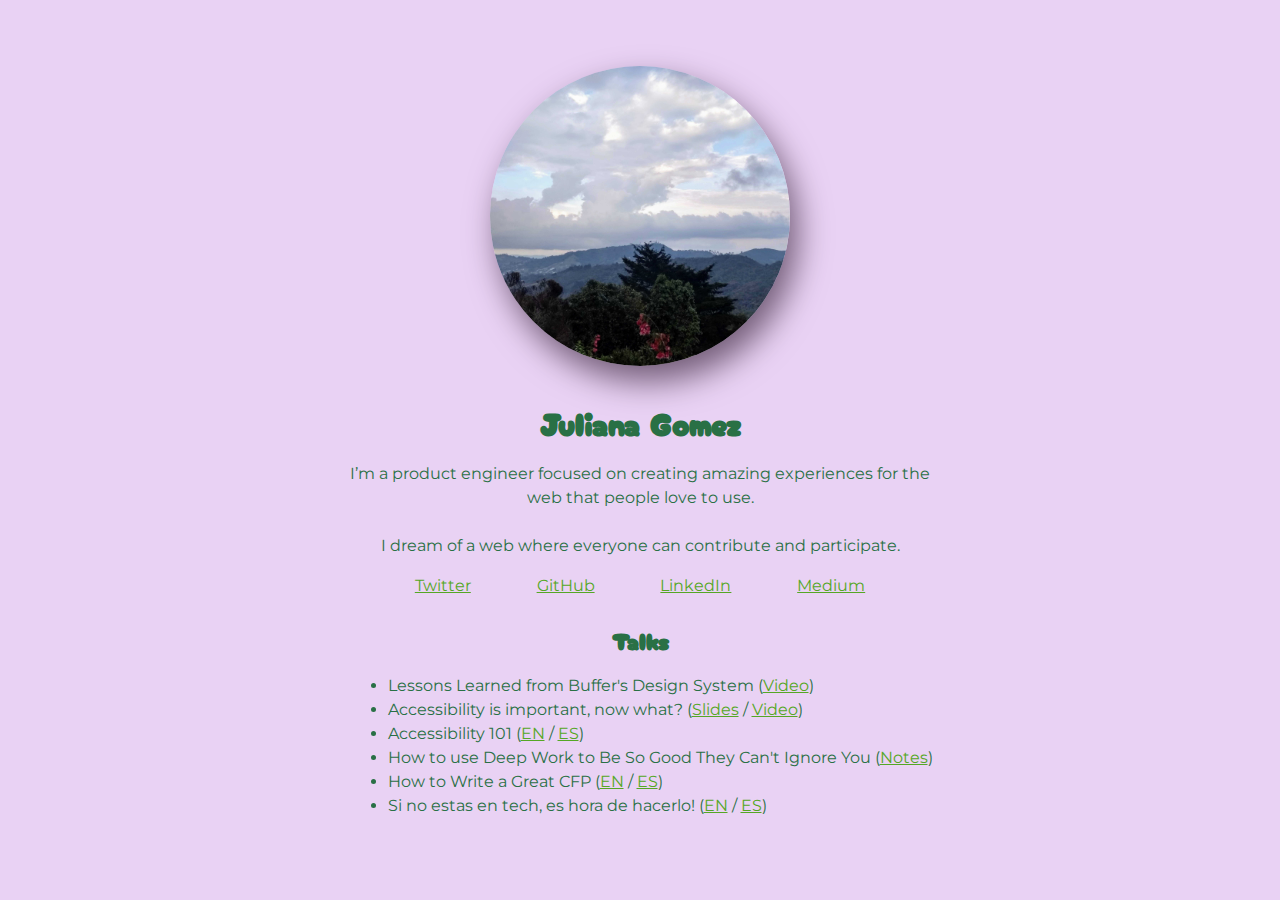
<file: index.html>
<!DOCTYPE html>
<html>
  <head>
    <meta charset="utf-8" />
    <meta http-equiv="X-UA-Compatible" content="IE=edge" />
    <title>Juliana Gomez</title>
    <meta name="viewport" content="width=device-width, initial-scale=1" />
    <link rel="preconnect" href="https://fonts.googleapis.com" />
    <link rel="preconnect" href="https://fonts.gstatic.com" crossorigin />
    <link
      href="https://fonts.googleapis.com/css2?family=Cherry+Bomb+One&family=Montserrat&display=swap"
      rel="stylesheet"
    />
    <link rel="stylesheet" type="text/css" media="screen" href="styles.css" />
    <link rel="icon" type="image/png" href="purpleheart.png" />
  </head>
  <body>
    <section class="profile">
      <div class="circle-wrapper">
        <img src="santahelenaviews.jpg" alt="santa helena views" />
      </div>

      <h1>Juliana Gomez</h1>
      <p>
        I’m a product engineer focused on creating amazing experiences for the
        web that people love to use. <br /><br />I dream of a web where everyone
        can contribute and participate.<br />
      </p>

      <ul>
        <li>
          <a href="https://twitter.com/gmzjuliana" target="_blank">Twitter</a>
        </li>
        <li>
          <a href="https://github.com/gmzjuliana" target="_blank">GitHub</a>
        </li>
        <li>
          <a href="https://www.linkedin.com/in/gomezjuliana/" target="_blank"
            >LinkedIn</a
          >
        </li>
        <li>
          <a href="https://medium.com/@julianagmz" target="_blank">Medium</a>
        </li>
      </ul>
    </section>
    <section class="talks">
      <h2>Talks</h2>
      <ul>
        <li>
          Lessons Learned from Buffer's Design System (<a
            href="https://youtu.be/exXkY3SJMow"
            target="_blank"
            >Video</a
          >)
        </li>
        <li>
          Accessibility is important, now what? (<a
            href="https://drive.google.com/file/d/1T1BANZekaOH0z5l11e9_Zb3rMycDbGgk/view?usp=sharing"
            target="_blank"
            >Slides</a
          >
          /
          <a href="https://www.youtube.com/watch?v=JEZGnjMPtvo" target="_blank"
            >Video</a
          >)
        </li>
        <li>
          Accessibility 101 (<a
            href="https://docs.google.com/presentation/d/1wtF6A3ZwBePSNEV_2f_JKJ0Ja1xiHf0F4Z28ImL2hQg/edit?usp=sharing"
            target="_blank"
            >EN</a
          >
          /
          <a
            href="https://docs.google.com/presentation/d/1Idg2FHPgnoCP_agmUUJPms-W2BlH-O3XKOWZ4v2VgpE/edit?usp=sharing"
            target="_blank"
            >ES</a
          >)
        </li>
        <li>
          How to use Deep Work to Be So Good They Can't Ignore You (<a
            href="https://drive.google.com/file/d/1yYsMzjORHb9nkepAslUIAr74I4B0U0XC/view?usp=sharing"
            target="_blank"
            >Notes</a
          >)
        </li>
        <li>
          How to Write a Great CFP (<a
            href="https://docs.google.com/presentation/d/1JZyyo5clV6WXto0MhhNv3TePNxfluNY1lhaLr4qpbqc/edit?usp=sharing"
            target="_blank"
            >EN</a
          >
          /
          <a
            href="https://docs.google.com/presentation/d/11fOuT2-6nerSrVNZonepIXOCexCU_JbAwUSeHcTJniY/edit?usp=sharing"
            target="_blank"
            >ES</a
          >)
        </li>
        <li>
          Si no estas en tech, es hora de hacerlo! (<a
            href="https://docs.google.com/presentation/d/1BJKfe6dT6-F6onaRAArehjt3B1N5g16y0WgO6MuZY8M/edit?usp=sharing"
            target="_blank"
            >EN</a
          >
          /
          <a
            href="https://docs.google.com/presentation/d/1nwm_jQNvzW6NfoSLzeSvfaKjnErgj6DsaWAgs8R-CP4/edit?usp=sharing"
            target="_blank"
            >ES</a
          >)
        </li>
      </ul>
    </section>
  </body>
</html>
</file>
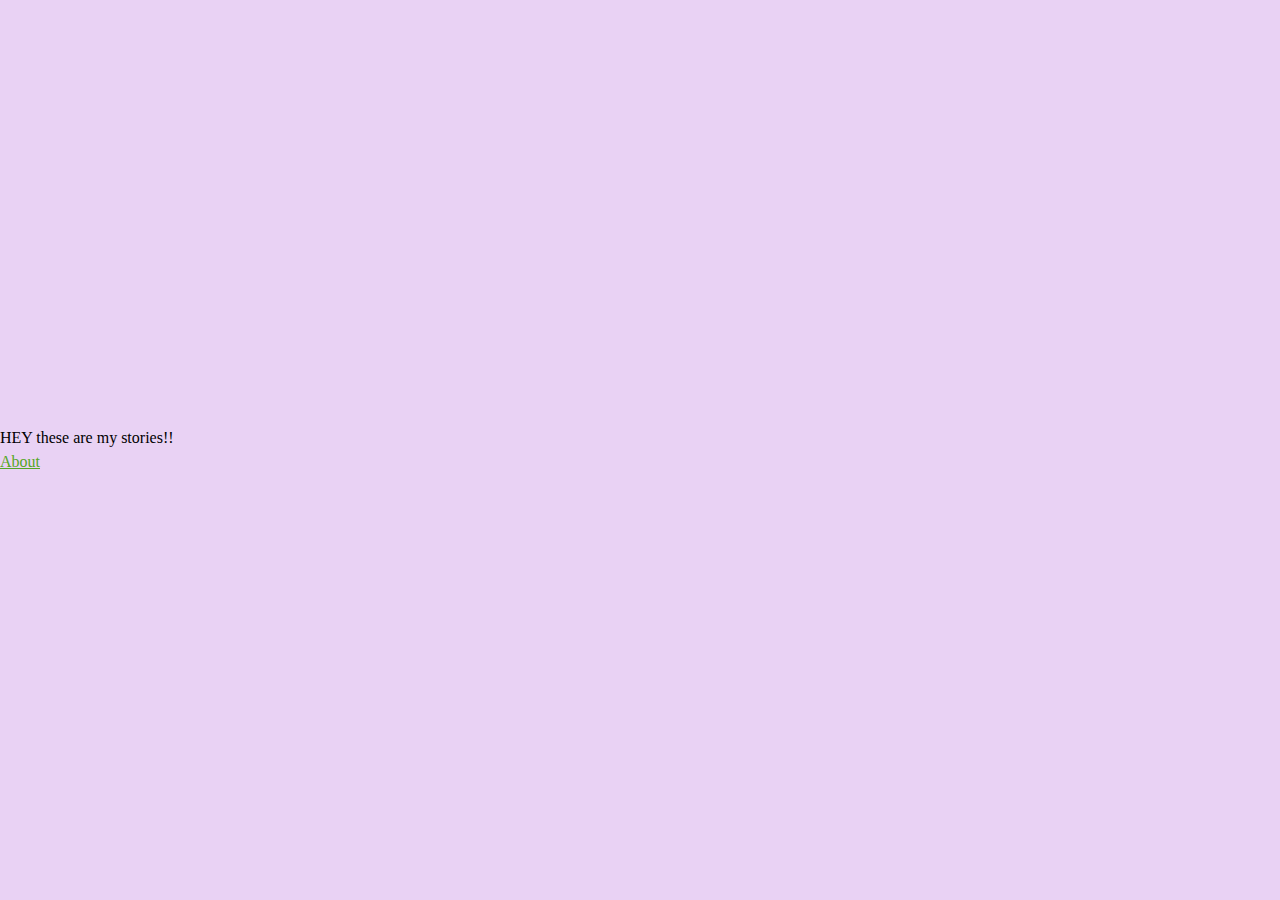
<file: stories.html>
<!DOCTYPE html>
<html>
  <head>
    <meta charset="utf-8" />
    <meta http-equiv="X-UA-Compatible" content="IE=edge" />
    <title>Juliana Gomez</title>
    <meta name="viewport" content="width=device-width, initial-scale=1" />
    <link rel="preconnect" href="https://fonts.googleapis.com" />
    <link rel="preconnect" href="https://fonts.gstatic.com" crossorigin />
    <link
      href="https://fonts.googleapis.com/css2?family=Cherry+Bomb+One&family=Montserrat&display=swap"
      rel="stylesheet"
    />
    <link rel="stylesheet" type="text/css" media="screen" href="styles.css" />
    <link rel="icon" type="image/png" href="purpleheart.png" />
  </head>
  <body>
    HEY these are my stories!!
    <a href="./lilo-and-stitch.html">About</a>
  </body>
</html>
</file>
<file: styles.css>
/* Declare colours */
:root {
  --background: #e9d2f4;
  --shadow: #735d78;
  --paragraph: #297045;
  --brightGreen: #2d3f25;
  --sand: #297045;
  --charmonman: "Cherry Bomb One", cursive;
  --montserrat: "Montserrat", sans-serif;
}

/******* RESET *********/
/* Box sizing rules */
*,
*::before,
*::after {
  box-sizing: border-box;
}

/* Remove default margin */
body,
h1,
h2,
p,
ul[class],
ol[class],
li {
  margin: 0;
}

/* Set core body defaults */
body {
  min-height: 100vh;
  scroll-behavior: smooth;
  text-rendering: optimizeSpeed;
  line-height: 1.5;
}

/* A elements that don't have a class get default styles */
a:not([class]) {
  text-decoration-skip-ink: auto;
}

/* Make images easier to work with */
img {
  display: block;
}

/* Remove all animations and transitions for people that prefer not to see them */
@media (prefers-reduced-motion: reduce) {
  * {
    animation-duration: 0.01ms !important;
    animation-iteration-count: 1 !important;
    transition-duration: 0.01ms !important;
    scroll-behavior: auto !important;
  }
}

/**** Now my stuff ****/

body {
  background-color: var(--background);
}

.circle-wrapper {
  border-radius: 50%;
  border: 2px solid var(--pine);
  box-shadow: 8px 16px 32px 0px var(--shadow);
  height: 300px;
  margin-bottom: 32px;
  overflow: hidden;
  width: 300px;
}

img {
  max-height: 100%;
}

p {
  color: var(--paragraph);
  font-family: var(--montserrat);
  margin-top: 16px;
  text-align: center;
  width: 80%;
}

li {
  font-family: var(--montserrat);
  color: var(--paragraph);
}

a {
  color: #55a725;
}

a:visited {
  color: #735d78;
}

.profile {
  display: flex;
  flex-direction: column;
  width: 100%;
  align-items: center;
  margin-top: 24px;
}

.talks {
  margin-bottom: 24px;
  display: flex;
  flex-direction: column;
  align-items: center;
}

.profile ul {
  padding: 0;
  text-align: center;
}

.profile li {
  display: block;
  margin-bottom: 8px;
}

h1,
h2 {
  font-family: var(--charmonman);
  color: var(--sand);
}

h1 {
  font-size: 32px;
}

@media screen and (min-width: 738px) {
  body {
    display: flex;
    flex-direction: column;
    justify-content: center;
  }
  .profile ul {
    display: flex;
    justify-content: space-evenly;
    width: 582px;
  }

  p {
    width: 582px;
  }
}
</file>
